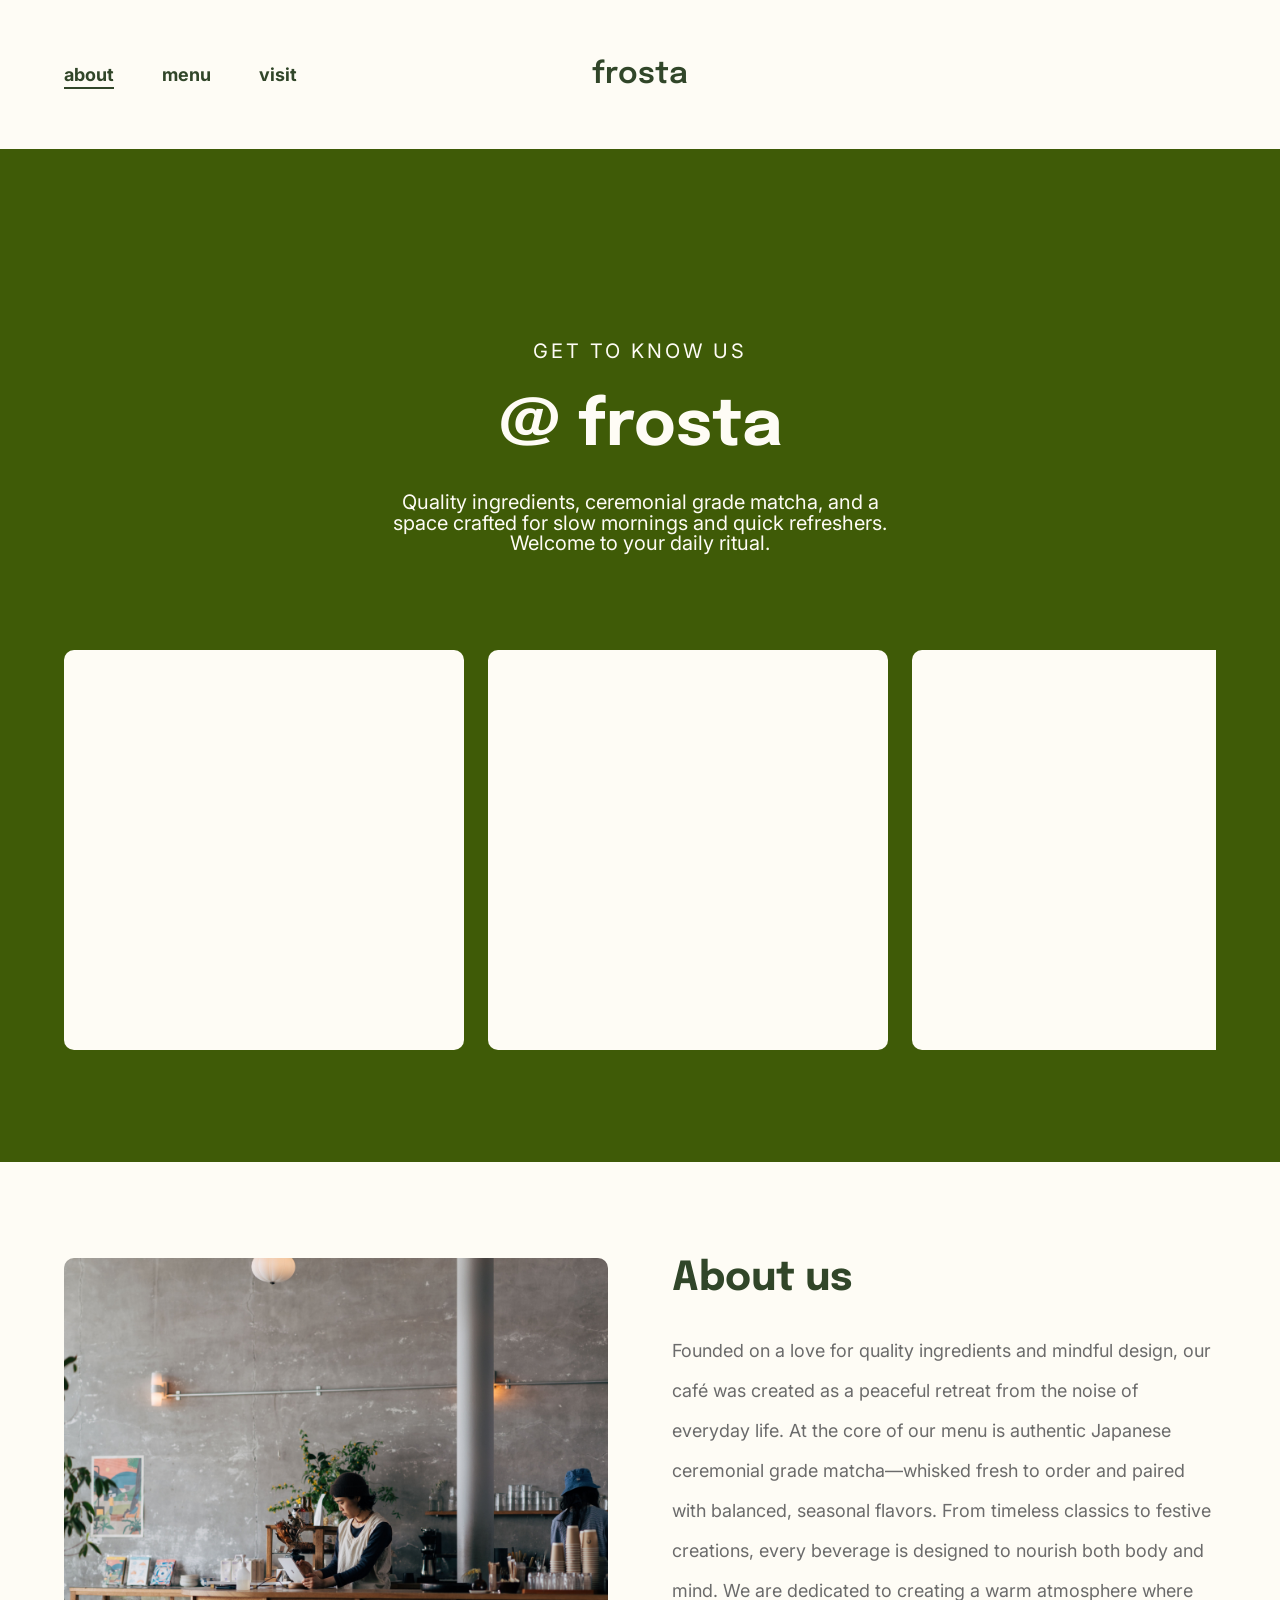
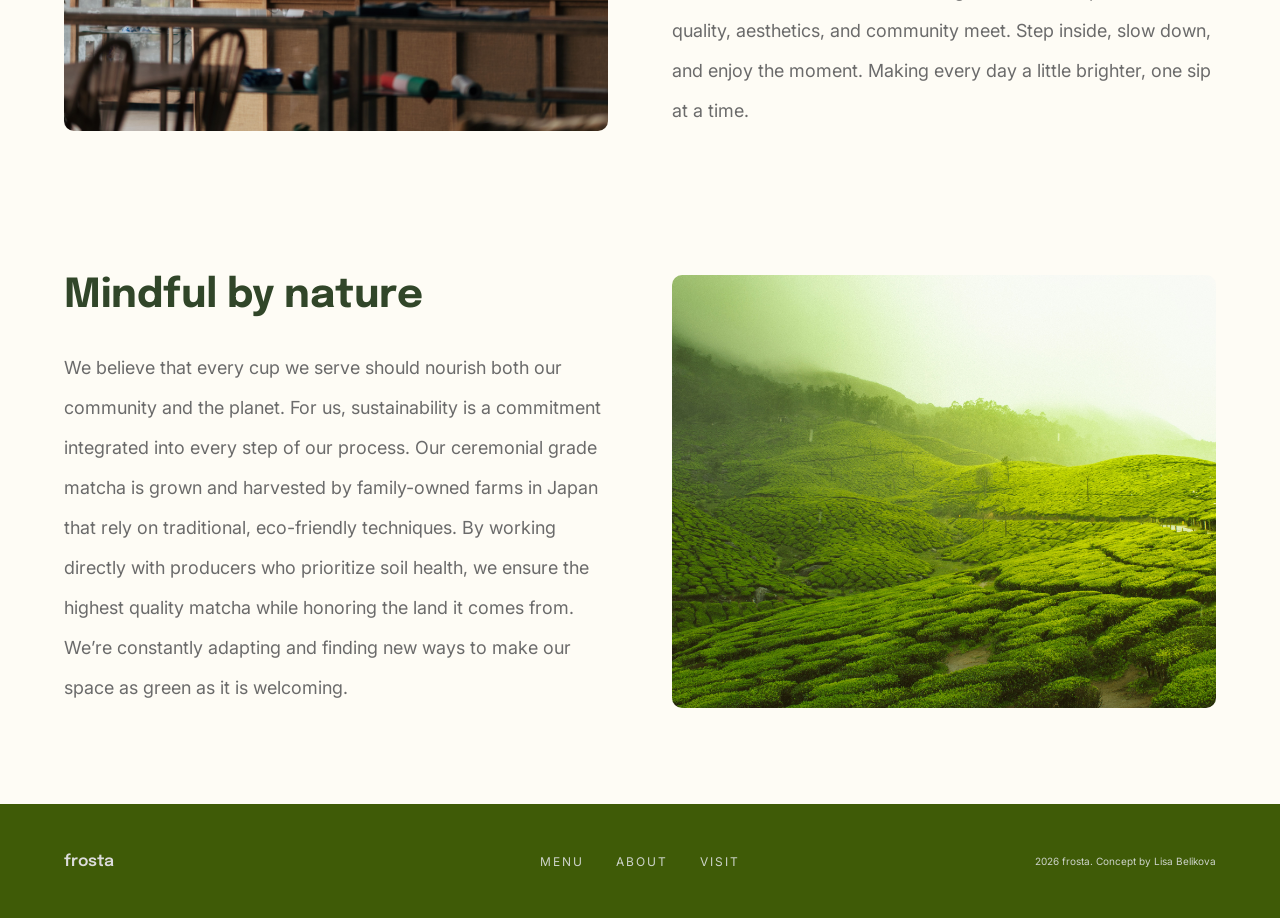
<file: index.html>
<!DOCTYPE html>
<html lang="en">
<head>
    <meta charset="UTF-8">
    <meta name="viewport" content="width=device-width, initial-scale=1.0">
    <title>About ︱ Frosta</title>
    <link rel="stylesheet" href="about.css">
    <link rel="stylesheet" href="main.css">
    <link rel="preconnect" href="https://fonts.googleapis.com">
    <link rel="preconnect" href="https://fonts.gstatic.com" crossorigin>
    <link href="https://fonts.googleapis.com/css2?family=Epilogue:ital,wght@0,100..900;1,100..900&family=Inter:ital,opsz,wght@0,14..32,100..900;1,14..32,100..900&display=swap" rel="stylesheet">
</head>
<body>
    
<header class="header">
    <input type="checkbox" id="menu-toggle" class="menu-toggle">
        <label for="menu-toggle" class="header__menu">
            <img src="images/menu_24dp_1F1F1F_FILL0_wght400_GRAD0_opsz24.svg" alt="">
        </label>

    <nav class="header__nav" aria-label="menu">
        <a href="index.html" aria-current="page">about</a>
        <a href="menu.html">menu</a>
        <a href="visit.html">visit</a>
    </nav>
    <div class="header__logo">
        <a href="index.html">frosta</a>
    </div>
</header>

<main>
    <section class="hero">
        <p class="hero__eyebrow">Get to know us</p>
        <h1>@ frosta</h1>
        <p>Quality ingredients, ceremonial grade matcha, and a space crafted for slow mornings and quick refreshers. 
        Welcome to your daily ritual.</p>

        <ul class="list">
            <li class="card"><div class="content"></div></li>
            <li class="card"><div class="content"></div></li>
            <li class="card"><div class="content"></div></li>
            <li class="card"><div class="content"></div></li>
            <li class="card"><div class="content"></div></li>
            <li class="card"><div class="content"></div></li>
        </ul>
    </section>

    <section class="about">
        <div class="about__text">
            <h2>About us</h2>
            <p class="about--desktop">Founded on a love for quality ingredients and mindful design, our café was created as a peaceful retreat from the noise of everyday life.

    At the core of our menu is authentic Japanese ceremonial grade matcha—whisked fresh to order and paired with balanced, seasonal flavors. From timeless classics to festive creations, every beverage is designed to nourish both body and mind.

    We are dedicated to creating a warm atmosphere where quality, aesthetics, and community meet. Step inside, slow down, and enjoy the moment. Making every day a little brighter, one sip at a time.</p>
            <p class="about--mobile">Born out of a love for quality matcha and slow mornings, our café is a warm space built for daily rituals. We serve authentic Japanese ceremonial matcha, thoughtfully crafted drinks, and seasonal flavors—made simple, honest, and with care for the planet.</p>
        </div>
        <div class="about__photo">
            <img src="images/pexels-ekrulila-32416016.jpg" alt="A barista working in a stylish café. Cozy atmosphere with modern decor.">
        </div>
    </section>

    <section class="sustainability">
        <div class="sustainability__photo">
            <img src="images/vivek-kumar-JS_ohjocm00-unsplash.jpg" alt="Vibrant green matcha fields">
        </div>
        <div class="sustainability__text">
            <h2>Mindful by nature</h2>
            <p class="sustainability--desktop">We believe that every cup we serve should nourish both our community and the planet. For us, sustainability is a commitment integrated into every step of our process. Our ceremonial grade matcha is grown and harvested by family-owned farms in 
            Japan that rely on traditional, eco-friendly techniques.
            By working directly with producers who prioritize soil health, we ensure the highest quality matcha while honoring the land it comes from.
            We’re constantly adapting and finding new ways to make our space as green as it is welcoming.</p>
            <p class="sustainability--mobile">We believe every sip should respect the planet. Our ceremonial matcha is ethically sourced directly from family farms in Japan, and all our takeaway packaging is 100% plant-based and compostable. Simple, mindful, and made with care for tomorrow.</p>
        </div>
    </section>
</main>

<footer class="footer">
    <div class="footer__logo">
        <a href="index.html">frosta</a>
    </div>
    <nav class="nav">
        <ul class="nav__links">
            <li><a href="menu.html" class="nav__link">Menu</a></li>
            <li><a href="index.html" class="nav__link">About</a></li>
            <li><a href="visit.html" class="nav__link">Visit</a></li>
        </ul>
    </nav>
    <p>2026 frosta. Concept by Lisa Belikova</p>
</footer>

</body>
</html>
</file>
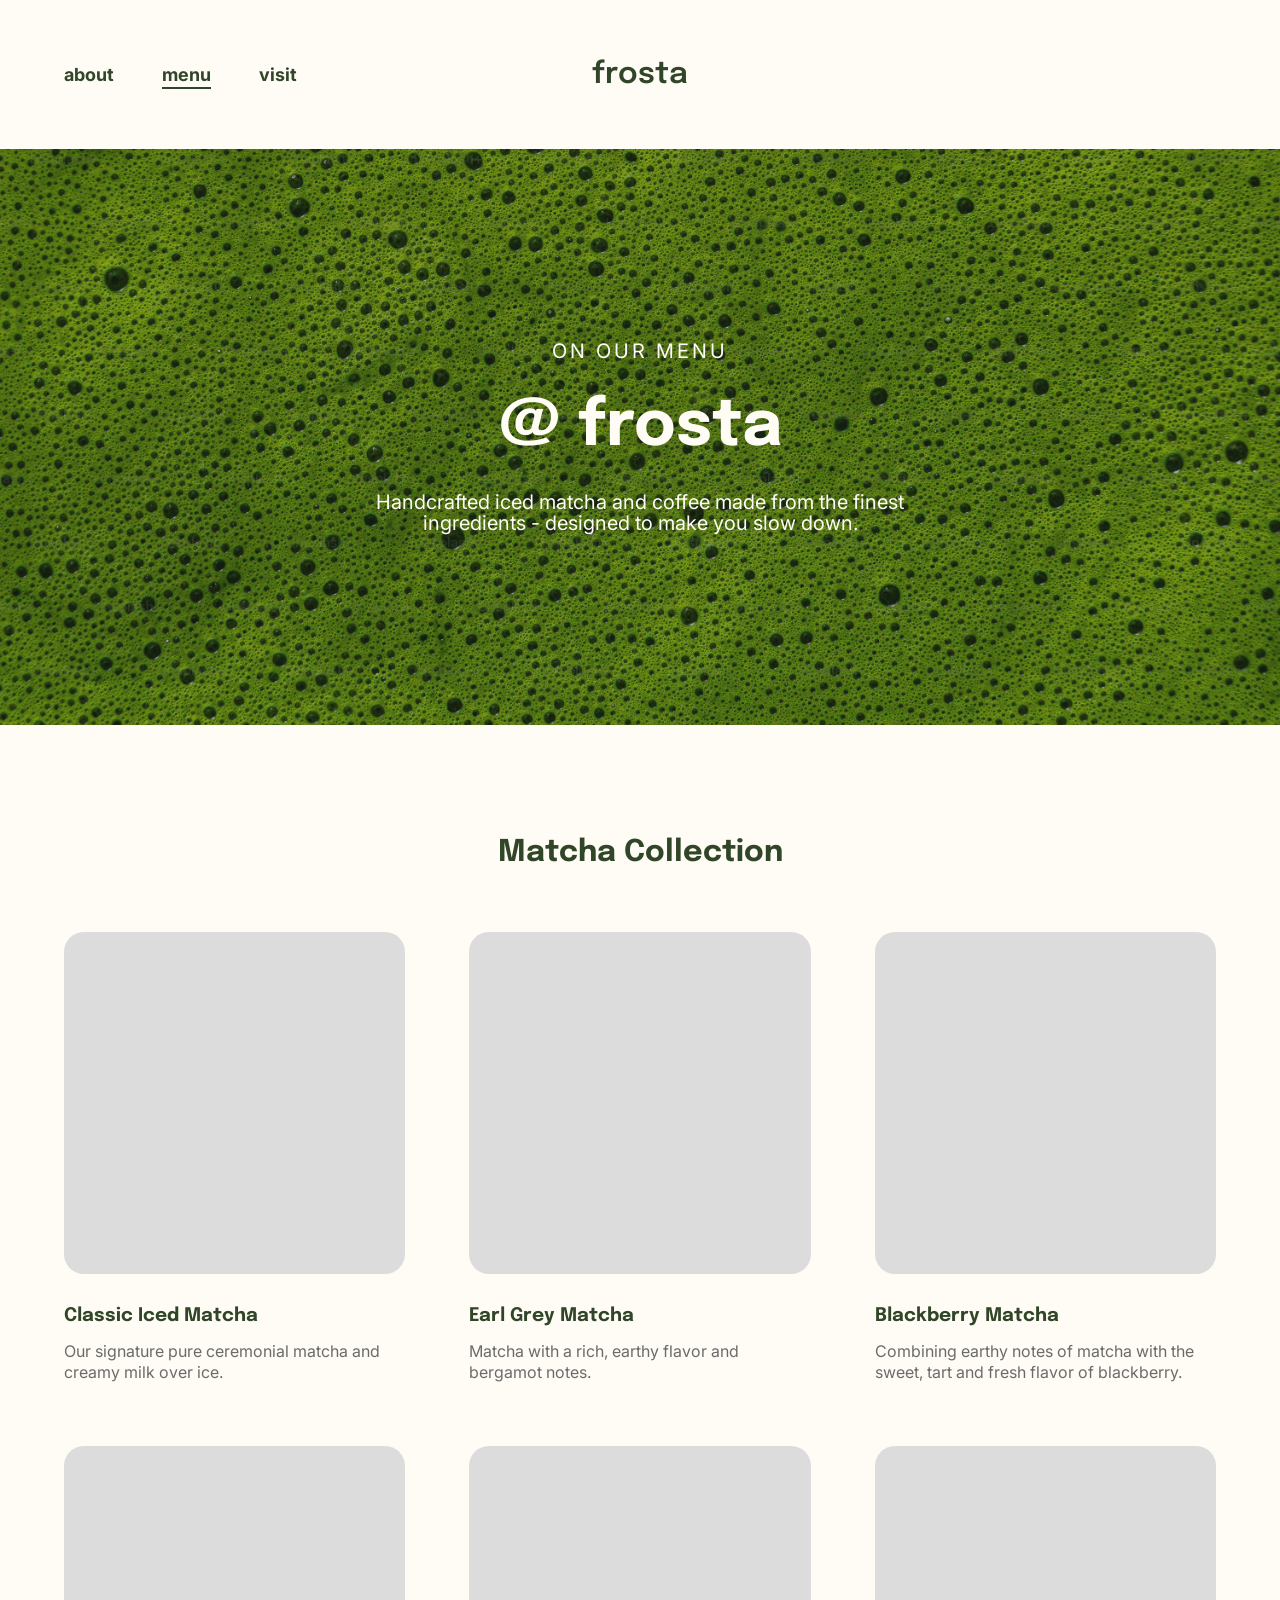
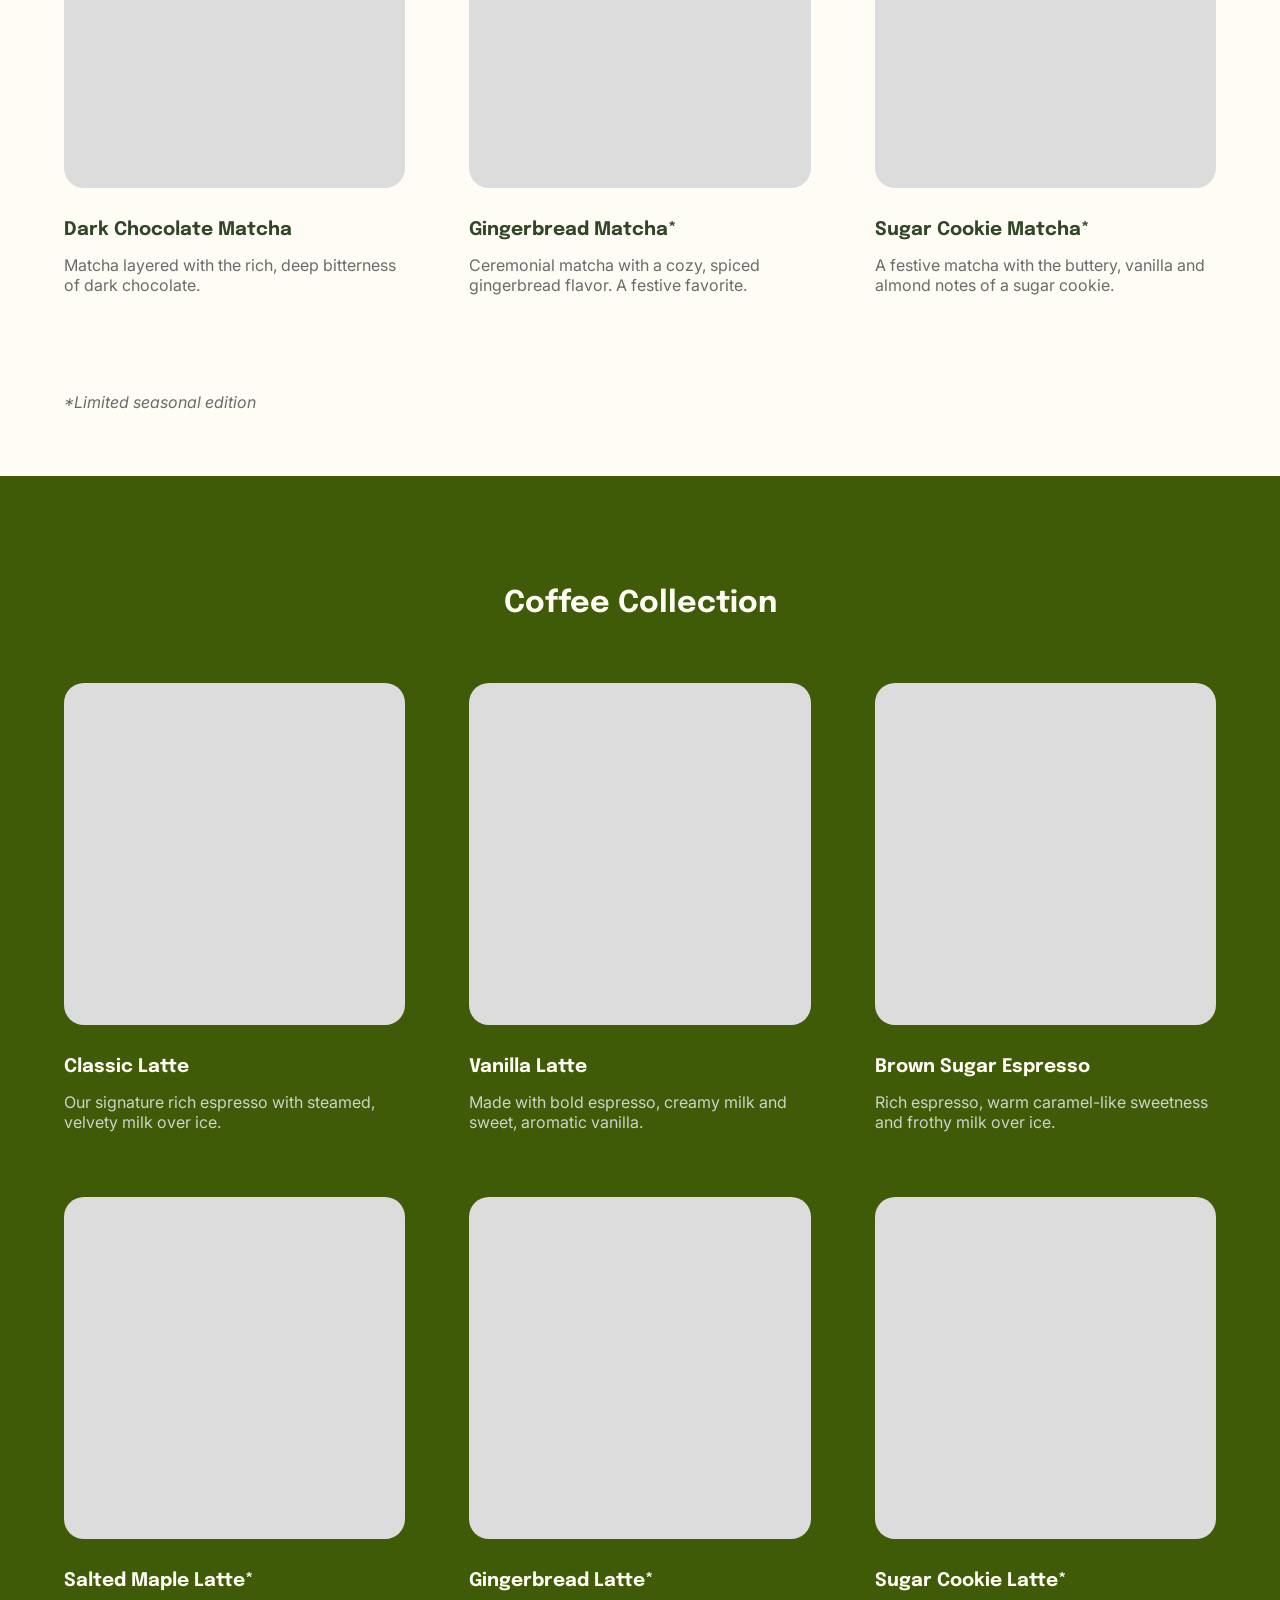
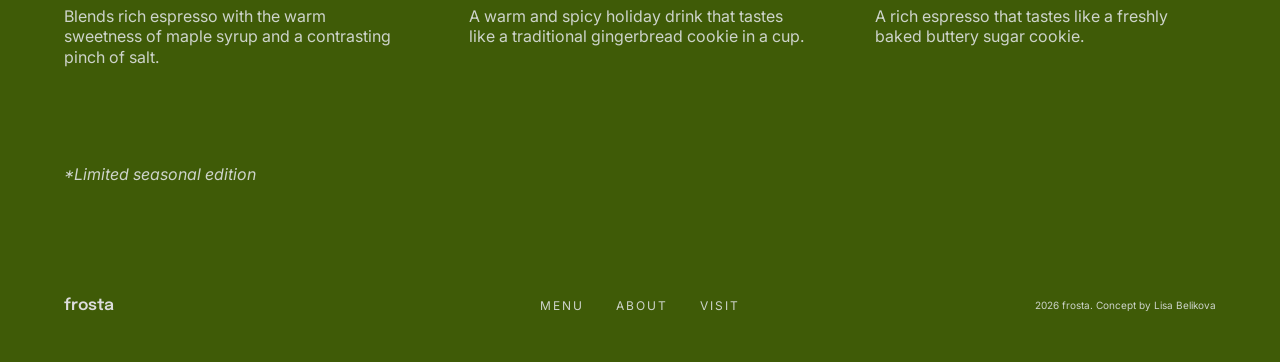
<file: menu.html>
<!DOCTYPE html>
<html lang="en">
<head>
    <meta charset="UTF-8">
    <meta name="viewport" content="width=device-width, initial-scale=1.0">
    <title>Menu ︱ Frosta</title>
    <link rel="stylesheet" href="menu.css">
    <link rel="stylesheet" href="main.css">
    <link rel="preconnect" href="https://fonts.googleapis.com">
    <link rel="preconnect" href="https://fonts.gstatic.com" crossorigin>
    <link href="https://fonts.googleapis.com/css2?family=Epilogue:ital,wght@0,100..900;1,100..900&family=Inter:ital,opsz,wght@0,14..32,100..900;1,14..32,100..900&display=swap" rel="stylesheet">
</head>
<body>
    <header class="header">
        <input type="checkbox" id="menu-toggle" class="menu-toggle">
        <label for="menu-toggle" class="header__menu">
            <img src="images/menu_24dp_1F1F1F_FILL0_wght400_GRAD0_opsz24.svg" alt="">
        </label>

        <nav class="header__nav" aria-label="menu">
            <a href="index.html">about</a>
            <a href="menu.html" aria-current="page">menu</a>
            <a href="visit.html">visit</a>
        </nav>
        <div class="header__logo">
            <a href="index.html">frosta</a>
        </div>
    </header>

<main>
    <section class="hero">
        <p class="hero__eyebrow">On our menu</p>
        <h1>@ frosta</h1>
        <p>Handcrafted iced matcha and coffee made from the finest ingredients -
        designed to make you slow down.</p>
    </section>

    <section class="matcha">
        <h2>Matcha Collection</h2>
        <div class="matcha__card1">
            <div></div>
            <h3>Classic Iced Matcha</h3>
            <p>Our signature pure ceremonial matcha and creamy milk over ice.</p>
        </div>
        <div class="matcha__card2">
            <div></div>
            <h3>Earl Grey Matcha</h3>
            <p>Matcha with a rich, earthy flavor and bergamot notes.</p>
        </div>
        <div class="matcha__card3">
            <div></div>
            <h3>Blackberry Matcha</h3>
            <p>Combining earthy notes of matcha with the sweet, tart and fresh flavor of blackberry.</p>
        </div>
        <div class="matcha__card4">
            <div></div>
            <h3>Dark Chocolate Matcha</h3>
            <p>Matcha layered with the rich, deep bitterness of dark chocolate.</p>
        </div>
        <div class="matcha__card5">
            <div></div>
            <h3>Gingerbread Matcha*</h3>
            <p>Ceremonial matcha with a cozy, spiced gingerbread flavor. A festive favorite.</p>
        </div>
        <div class="matcha__card6">
            <div></div>
            <h3>Sugar Cookie Matcha*</h3>
            <p>A festive matcha with the buttery, vanilla and almond notes of a sugar cookie.</p>
        </div>
        <p class="limited">*Limited seasonal edition</p>
    </section>

    <section class="coffee">
        <h2>Coffee Collection</h2>
        <div class="coffee__card1">
            <div></div>
            <h3>Classic Latte</h3>
            <p>Our signature rich espresso with steamed, velvety milk over ice.</p>
        </div>
        <div class="coffee__card2">
            <div></div>
            <h3>Vanilla Latte</h3>
            <p>Made with bold espresso, creamy milk and sweet, aromatic vanilla.</p>
        </div>
        <div class="coffee__card3">
            <div></div>
            <h3>Brown Sugar Espresso</h3>
            <p>Rich espresso, warm caramel-like sweetness and frothy milk over ice.</p>
        </div>
        <div class="coffee__card4">
            <div></div>
            <h3>Salted Maple Latte*</h3>
            <p>Blends rich espresso with the warm sweetness of maple syrup and a contrasting pinch of salt.</p>
        </div>
        <div class="coffee__card5">
            <div></div>
            <h3>Gingerbread Latte*</h3>
            <p>A warm and spicy holiday drink that tastes like a traditional gingerbread cookie in a cup.</p>
        </div>
        <div class="coffee__card6">
            <div></div>
            <h3>Sugar Cookie Latte*</h3>
            <p>A rich espresso that tastes like a freshly baked buttery sugar cookie.</p>
        </div>
        <p class="limited">*Limited seasonal edition</p>
    </section>
</main>

    <footer class="footer">
        <div class="footer__logo">
            <a href="index.html">frosta</a>
        </div>
        <nav class="nav">
            <ul class="nav__links">
                <li><a href="menu.html" class="nav__link">Menu</a></li>
                <li><a href="index.html" class="nav__link">About</a></li>
                <li><a href="visit.html" class="nav__link">Visit</a></li>
            </ul>
        </nav>
        <p>2026 frosta. Concept by Lisa Belikova</p>
    </footer>
</body>
</html>
</file>
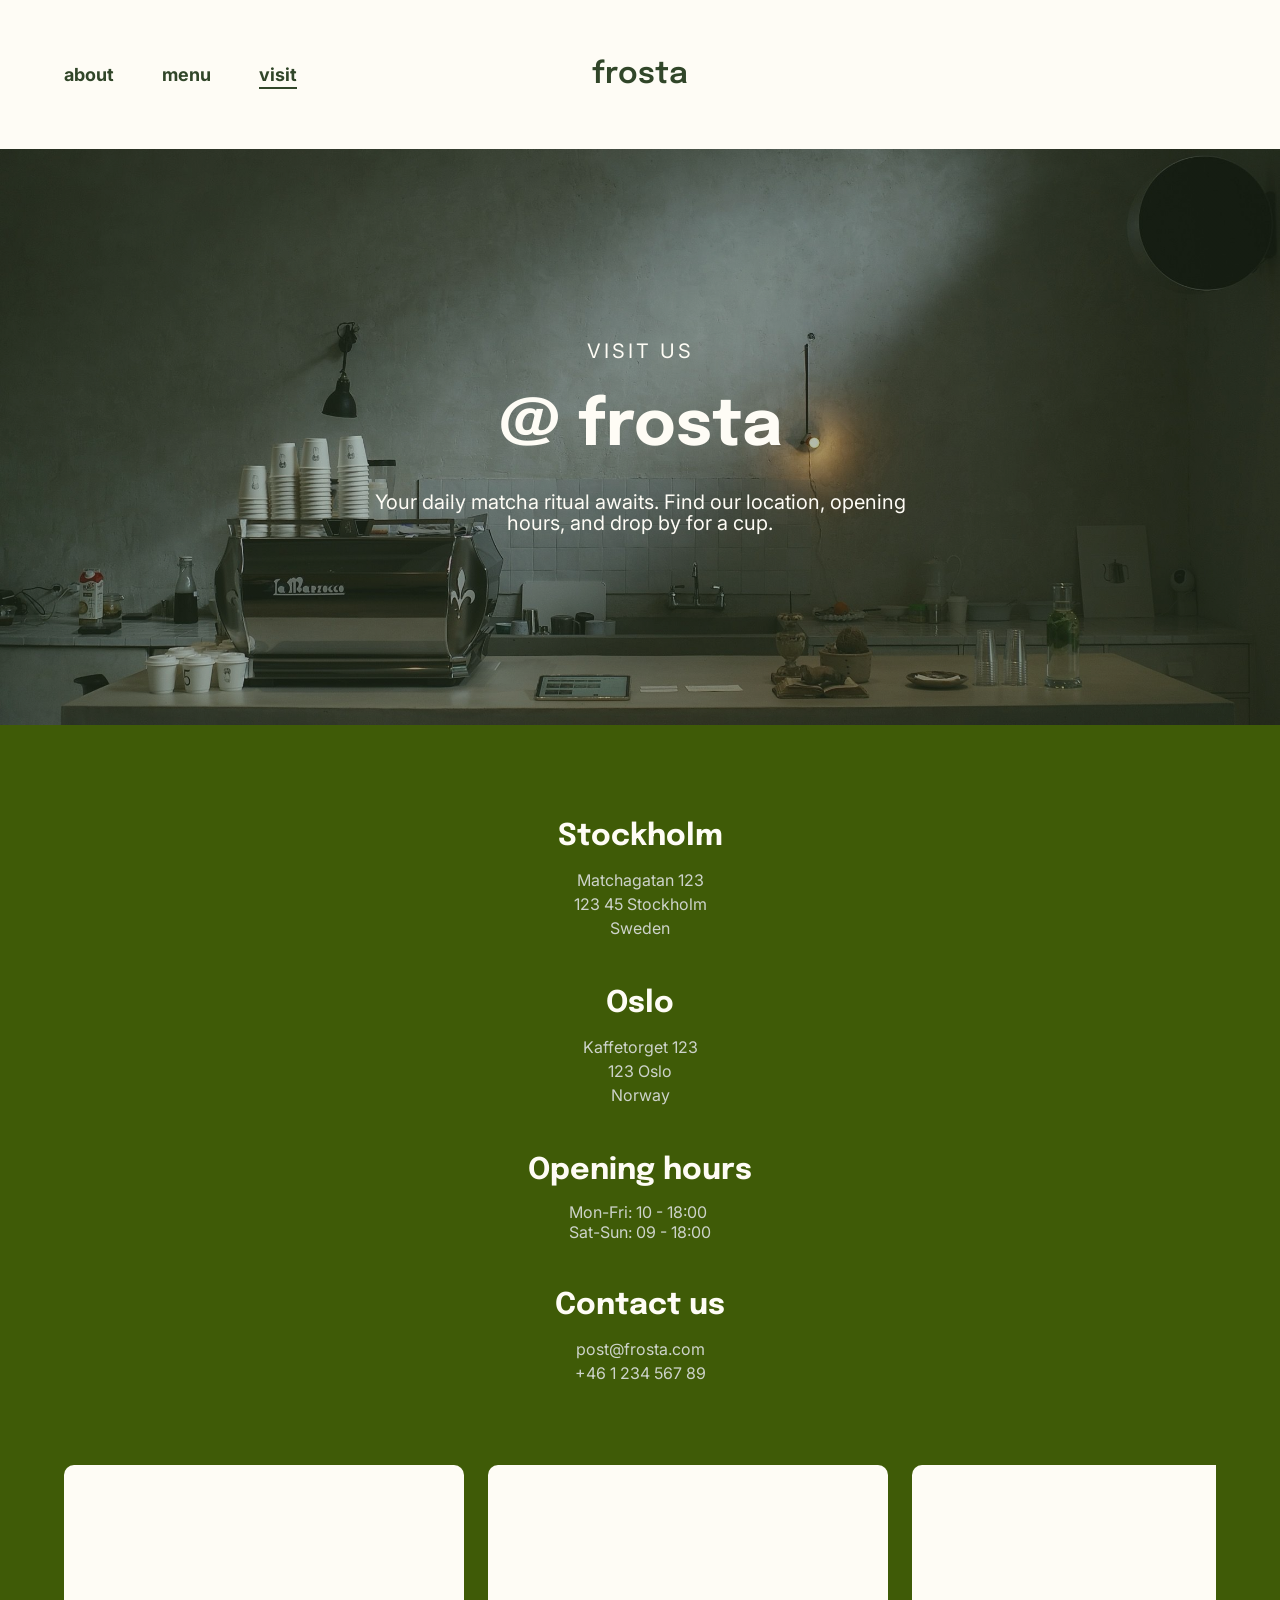
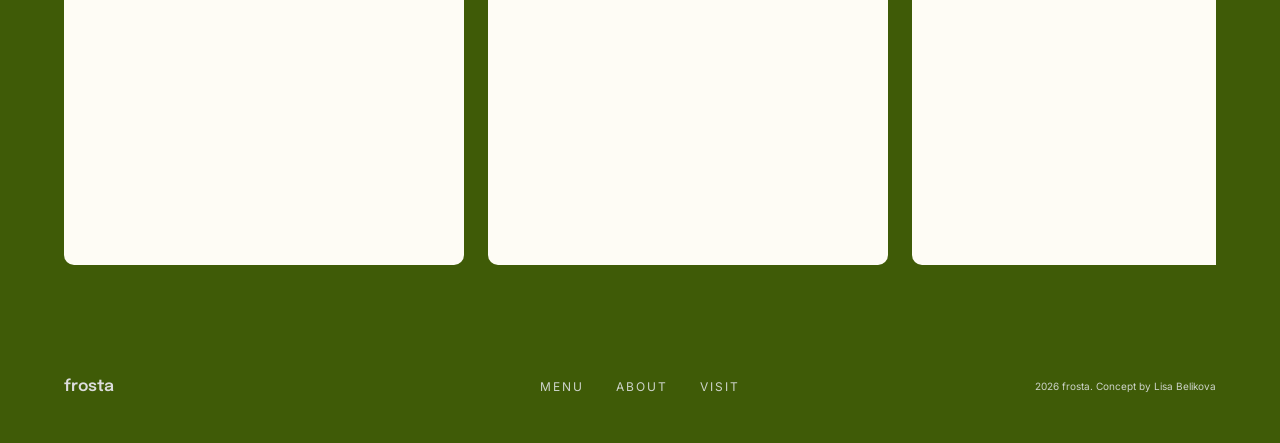
<file: visit.html>
<!DOCTYPE html>
<html lang="en">
<head>
    <meta charset="UTF-8">
    <meta name="viewport" content="width=device-width, initial-scale=1.0">
    <title>Visit ︱ Frosta</title>
    <link rel="stylesheet" href="visit.css">
    <link rel="stylesheet" href="main.css">
    <link rel="preconnect" href="https://fonts.googleapis.com">
    <link rel="preconnect" href="https://fonts.gstatic.com" crossorigin>
    <link href="https://fonts.googleapis.com/css2?family=Epilogue:ital,wght@0,100..900;1,100..900&family=Inter:ital,opsz,wght@0,14..32,100..900;1,14..32,100..900&display=swap" rel="stylesheet">
</head>
<body>
    <header class="header">
        <input type="checkbox" id="menu-toggle" class="menu-toggle">
        <label for="menu-toggle" class="header__menu">
            <img src="images/menu_24dp_1F1F1F_FILL0_wght400_GRAD0_opsz24.svg" alt="">
        </label>

        <nav class="header__nav" aria-label="menu">
            <a href="index.html">about</a>
            <a href="menu.html">menu</a>
            <a href="visit.html" aria-current="page">visit</a>
        </nav>
        <div class="header__logo">
            <a href="index.html">frosta</a>
        </div>
    </header>

    <main>
        <section class="hero">
        <p class="hero__eyebrow">Visit us</p>
        <h1>@ frosta</h1>
        <p>Your daily matcha ritual awaits. Find our location, opening hours, and drop by for a cup.</p>
    </section>

    <section class="contact">
        <div class="contact__card1">
            <h2>Stockholm</h2>
            <p>Matchagatan 123</p>
            <p>123 45 Stockholm</p>
            <p>Sweden</p>
        </div>
        <div class="contact__card2">
            <h2>Oslo</h2>
            <p>Kaffetorget 123</p>
            <p>123 Oslo</p>
            <p>Norway</p>
        </div>
        <div class="contact__card3">
            <h2>Opening hours</h2>
                <ul>
                    <li>Mon-Fri: 10 - 18:00</li>
                    <li>Sat-Sun: 09 - 18:00</li>
                </ul>
        </div>
        <div class="contact__card4">
            <h2>Contact us</h2>
            <p><a href="mailto:post@frosta.com">post@frosta.com</a></p>
            <p><a href="tel:+46123456789">+46 1 234 567 89</a></p>
        </div>
    </section>

    <section class="main">
        <ul class="list">
            <li class="card"><div class="content"></div></li>
            <li class="card"><div class="content"></div></li>
            <li class="card"><div class="content"></div></li>
            <li class="card"><div class="content"></div></li>
            <li class="card"><div class="content"></div></li>
            <li class="card"><div class="content"></div></li>
        </ul>
    </section>

    </main>

    <footer class="footer">
        <div class="footer__logo">
            <a href="index.html">frosta</a>
        </div>
        <nav class="nav">
            <ul class="nav__links">
                <li><a href="menu.html" class="nav__link">Menu</a></li>
                <li><a href="index.html" class="nav__link">About</a></li>
                <li><a href="visit.html" class="nav__link">Visit</a></li>
            </ul>
        </nav>
        <p>2026 frosta. Concept by Lisa Belikova</p>
    </footer>
</body>
</html>
</file>
<file: about.css>
.hero {
  display: flex;
  flex-direction: column;
  align-items: center;
  background-color: #3f5b07;
  padding: 6rem 1.5rem 4rem;
  gap: 2rem;
}
@media (min-width: 1024px) {
  .hero {
    padding: 12rem 4rem 3rem;
  }
}
.hero__eyebrow {
  text-transform: uppercase;
  font-size: 12px;
  letter-spacing: 3px;
  color: #fefcf5;
  font-family: "Inter", sans-serif;
}
@media (min-width: 768px) {
  .hero__eyebrow {
    font-size: 16px;
  }
}
.hero h1 {
  color: #fefcf5;
  font-family: "Epilogue", sans-serif;
  font-size: 42px;
}
@media (min-width: 768px) {
  .hero h1 {
    font-size: 64px;
  }
}
.hero p {
  color: #fefcf5;
  text-align: center;
  font-family: "Inter", sans-serif;
  font-size: 16px;
  line-height: 1.3rem;
}
@media (min-width: 1024px) {
  .hero p {
    font-size: 20px;
    padding: 0 20rem;
  }
}

.list {
  display: flex;
  width: 100%;
  min-width: 0;
  margin: 3rem 0;
  gap: 1.5rem;
  list-style: none;
  overflow-x: auto;
  scroll-snap-type: x mandatory;
}
@media (min-width: 1024px) {
  .list {
    margin: 4rem 0;
  }
}

.list::-webkit-scrollbar {
  display: none;
}

.card {
  flex: 0 0 19rem;
  aspect-ratio: 1;
  scroll-snap-align: center;
}
@media (min-width: 1024px) {
  .card {
    flex: 0 0 25rem;
  }
}

.content {
  display: flex;
  align-items: center;
  justify-content: center;
  height: 100%;
  background-color: #fefcf5;
  border-radius: 10px;
}

.about {
  display: flex;
  flex-direction: column;
  gap: 3rem;
  padding: 6rem 1.5rem;
  background-color: #fefcf5;
}
.about__text {
  display: flex;
  flex-direction: column;
  gap: 2rem;
}
.about--desktop {
  display: none;
}
@media (min-width: 1024px) {
  .about--desktop {
    display: block;
  }
}
@media (min-width: 1024px) {
  .about--mobile {
    display: none;
  }
}
.about h2 {
  color: #314629;
  font-family: "Epilogue", sans-serif;
  font-size: 40px;
}
.about p {
  color: rgb(107, 107, 107);
  font-family: "Inter", sans-serif;
  line-height: 2rem;
  font-size: 16px;
  padding: 0;
}
@media (min-width: 768px) {
  .about p {
    line-height: 2.5rem;
    font-size: 18px;
  }
}
.about__photo {
  position: relative;
  width: 100%;
  aspect-ratio: 1;
  border-radius: 10px;
  overflow: hidden;
}
.about__photo img {
  position: absolute;
  width: 100%;
  height: 100%;
  -o-object-fit: cover;
     object-fit: cover;
}
@media (min-width: 768px) {
  .about {
    flex-direction: row;
    align-items: stretch;
    gap: 4rem;
    padding: 6rem 4rem;
  }
  .about__text, .about__photo {
    flex: 1;
    min-width: 0;
  }
  .about__photo {
    width: auto;
    aspect-ratio: auto;
    order: 1;
  }
  .about__text {
    order: 2;
  }
}

.sustainability {
  display: flex;
  flex-direction: column;
  gap: 3rem;
  padding: 0 1.5rem 3rem;
  background-color: #fefcf5;
}
.sustainability__text {
  display: flex;
  flex-direction: column;
  gap: 2rem;
  order: 1;
}
.sustainability--desktop {
  display: none;
}
@media (min-width: 1024px) {
  .sustainability--desktop {
    display: block;
  }
}
@media (min-width: 1024px) {
  .sustainability--mobile {
    display: none;
  }
}
.sustainability h2 {
  color: #314629;
  font-family: "Epilogue", sans-serif;
  font-size: 40px;
}
.sustainability p {
  color: rgb(107, 107, 107);
  font-family: "Inter", sans-serif;
  line-height: 2rem;
  font-size: 16px;
  padding: 0;
}
@media (min-width: 768px) {
  .sustainability p {
    line-height: 2.5rem;
    font-size: 18px;
  }
}
.sustainability__photo {
  position: relative;
  width: 100%;
  aspect-ratio: 1;
  border-radius: 10px;
  overflow: hidden;
  order: 2;
}
.sustainability__photo img {
  position: absolute;
  width: 100%;
  height: 100%;
  -o-object-fit: cover;
     object-fit: cover;
}
@media (min-width: 768px) {
  .sustainability {
    flex-direction: row;
    align-items: stretch;
    gap: 4rem;
    padding: 3rem 4rem 6rem;
  }
  .sustainability__text, .sustainability__photo {
    flex: 1;
    min-width: 0;
  }
  .sustainability__photo {
    width: auto;
    aspect-ratio: auto;
  }
}/*# sourceMappingURL=about.css.map */
</file>
<file: main.css>
* {
  margin: 0;
  padding: 0;
  box-sizing: border-box;
}

.header {
  position: sticky;
  top: 0;
  z-index: 10;
  display: flex;
  flex-wrap: wrap;
  padding: 2rem 1rem;
  padding-bottom: 3rem;
  background-color: #fefcf5;
}
@media (min-width: 1024px) {
  .header {
    padding: 4rem;
    align-items: center;
  }
}
.header .menu-toggle {
  display: none;
}
@media (min-width: 1024px) {
  .header .header__menu {
    display: none;
  }
}
.header .header__nav {
  display: none;
  padding: 2rem 0 0 0.3rem;
  flex-basis: 100%;
}
@media (min-width: 1024px) {
  .header .header__nav {
    display: flex;
    justify-content: flex-start;
    gap: 3rem;
    padding: 0;
  }
}
.header .header__nav a {
  text-decoration: none;
  font-family: "Inter", sans-serif;
  color: rgb(107, 107, 107);
  font-size: 14px;
}
@media (min-width: 1024px) {
  .header .header__nav a {
    font-size: 18px;
    color: #314629;
    font-weight: bold;
  }
  .header .header__nav a:hover {
    color: #5a820b;
  }
  .header .header__nav a[aria-current=page] {
    text-decoration: underline;
    text-underline-offset: 6px;
    text-decoration-thickness: 2px;
  }
  .header .header__nav a:focus-visible {
    outline: 2px solid #3f5b07;
    outline-offset: 3px;
    border-radius: 5px;
  }
}
.header .menu-toggle:checked ~ .header__nav {
  display: flex;
  flex-direction: column;
  gap: 1rem;
}
.header__logo {
  position: absolute;
  left: 50%;
  transform: translateX(-50%);
  align-items: center;
}
.header__logo a {
  color: #314629;
  text-decoration: none;
  font-family: "Epilogue", sans-serif;
  font-weight: 600;
  font-size: 20px;
}
@media (min-width: 768px) {
  .header__logo a {
    font-size: 30px;
  }
}
.header__logo a:focus-visible {
  outline: 2px solid #3f5b07;
  outline-offset: 3px;
  padding: 0.5rem;
  border-radius: 10px;
}

.footer {
  display: flex;
  flex-direction: column;
  align-items: center;
  gap: 1rem;
  padding: 2rem 1rem;
  padding-top: 4rem;
  background-color: #fefcf5;
}
@media (min-width: 1024px) {
  .footer {
    background-color: #3f5b07;
    display: grid;
    grid-template-columns: 1fr auto 1fr;
    padding: 2rem 4rem;
  }
  .footer .nav {
    justify-self: center;
  }
  .footer p {
    justify-self: end;
  }
}
.footer p {
  color: #314629;
  font-family: "Inter", sans-serif;
  font-size: 10px;
}
@media (min-width: 1024px) {
  .footer p {
    color: #cdd3ca;
  }
}
.footer__logo a {
  color: #314629;
  text-decoration: none;
  font-family: "Epilogue", sans-serif;
  font-weight: 600;
}
@media (min-width: 1024px) {
  .footer__logo a {
    color: gainsboro;
  }
}
.footer__logo a:focus-visible {
  outline: 2px solid #fefcf5;
  outline-offset: 3px;
  padding: 0.5rem;
  border-radius: 10px;
}
.footer .nav__links {
  padding: 1rem;
  display: flex;
  flex-direction: row;
  justify-content: center;
  gap: 2rem;
}
.footer .nav__links li {
  list-style-type: none;
}
.footer .nav__links li a {
  text-decoration: none;
  color: rgb(107, 107, 107);
  font-family: "Inter", sans-serif;
  text-transform: uppercase;
  font-size: 12px;
}
@media (min-width: 1024px) {
  .footer .nav__links li a {
    color: #cdd3ca;
    letter-spacing: 2px;
  }
  .footer .nav__links li a:hover {
    color: #fefcf5;
  }
  .footer .nav__links li a:focus-visible {
    outline: 2px solid #fefcf5;
    outline-offset: 3px;
    padding: 0.5rem;
    border-radius: 10px;
  }
}/*# sourceMappingURL=main.css.map */
</file>
<file: menu.css>
.hero {
  display: flex;
  flex-direction: column;
  padding: 6rem 1.5rem;
  align-items: center;
  gap: 2rem;
  background: linear-gradient(rgba(49, 70, 41, 0.364), rgba(49, 70, 41, 0.364)), url("images/matcha.jpg") center/cover no-repeat;
}
@media (min-width: 768px) {
  .hero {
    padding: 7rem 10rem;
  }
}
@media (min-width: 1024px) {
  .hero {
    padding: 12rem 23rem;
  }
}
.hero__eyebrow {
  text-transform: uppercase;
  font-size: 12px;
  letter-spacing: 3px;
  color: #fefcf5;
  font-family: "Inter", sans-serif;
}
@media (min-width: 768px) {
  .hero__eyebrow {
    font-size: 16px;
  }
}
.hero h1 {
  color: #fefcf5;
  font-family: "Epilogue", sans-serif;
  font-size: 42px;
}
@media (min-width: 768px) {
  .hero h1 {
    font-size: 64px;
  }
}
.hero p {
  color: #fefcf5;
  text-align: center;
  font-family: "Inter", sans-serif;
  font-size: 16px;
  line-height: 1.3rem;
}
@media (min-width: 1024px) {
  .hero p {
    font-size: 20px;
  }
}

.matcha {
  display: flex;
  flex-direction: column;
  padding: 6rem 1rem;
  align-items: center;
  gap: 2rem;
  background-color: #fefcf5;
}
@media (min-width: 768px) {
  .matcha {
    display: grid;
    grid-template-columns: repeat(3, minmax(0, 1fr));
    padding: 3rem;
    align-items: stretch;
  }
  .matcha h2 {
    grid-column: 1/-1;
    text-align: center;
    padding: 4rem 0 1rem 0;
  }
}
.matcha > div > div {
  width: 100%;
  aspect-ratio: 1;
  background-color: gainsboro;
  margin-bottom: 2rem;
  border-radius: 20px;
  margin-inline: auto;
}
.matcha h2 {
  color: #314629;
  font-family: "Epilogue", sans-serif;
  font-size: 30px;
}
.matcha__card1, .matcha__card2, .matcha__card3, .matcha__card4, .matcha__card5, .matcha__card6 {
  width: 100%;
  padding: 1rem;
}
.matcha__card1 h3, .matcha__card2 h3, .matcha__card3 h3, .matcha__card4 h3, .matcha__card5 h3, .matcha__card6 h3 {
  color: #314629;
  font-family: "Epilogue", sans-serif;
  padding-bottom: 1rem;
}
.matcha__card1 p, .matcha__card2 p, .matcha__card3 p, .matcha__card4 p, .matcha__card5 p, .matcha__card6 p {
  color: rgb(107, 107, 107);
  font-family: "Inter", sans-serif;
  line-height: 1.3rem;
  font-size: 16px;
}
.matcha .limited {
  font-style: italic;
  color: rgb(107, 107, 107);
  font-family: "Inter", sans-serif;
  font-size: 16px;
  align-self: flex-start;
  padding: 0 1rem;
}
@media (min-width: 768px) {
  .matcha .limited {
    margin-top: 2rem;
    padding: 1rem;
    grid-column: 1;
    justify-self: start;
  }
}

.coffee {
  display: flex;
  flex-direction: column;
  padding: 6rem 1rem;
  align-items: center;
  gap: 2rem;
  background-color: #3f5b07;
}
@media (min-width: 768px) {
  .coffee {
    display: grid;
    grid-template-columns: repeat(3, minmax(0, 1fr));
    padding: 3rem;
    align-items: stretch;
  }
  .coffee h2 {
    grid-column: 1/-1;
    text-align: center;
    padding: 4rem 0 1rem 0;
  }
}
.coffee > div > div {
  width: 100%;
  aspect-ratio: 1;
  background-color: gainsboro;
  margin-bottom: 2rem;
  border-radius: 20px;
  margin-inline: auto;
}
.coffee h2 {
  color: #fefcf5;
  font-family: "Epilogue", sans-serif;
  font-size: 30px;
}
.coffee__card1, .coffee__card2, .coffee__card3, .coffee__card4, .coffee__card5, .coffee__card6 {
  width: 100%;
  padding: 1rem;
}
.coffee__card1 h3, .coffee__card2 h3, .coffee__card3 h3, .coffee__card4 h3, .coffee__card5 h3, .coffee__card6 h3 {
  color: #fefcf5;
  font-family: "Epilogue", sans-serif;
  padding-bottom: 1rem;
}
.coffee__card1 p, .coffee__card2 p, .coffee__card3 p, .coffee__card4 p, .coffee__card5 p, .coffee__card6 p {
  color: #cdd3ca;
  font-family: "Inter", sans-serif;
  line-height: 1.3rem;
  font-size: 16px;
}
.coffee .limited {
  font-style: italic;
  color: #cdd3ca;
  font-family: "Inter", sans-serif;
  font-size: 16px;
  align-self: flex-start;
  padding: 0 1rem;
}
@media (min-width: 768px) {
  .coffee .limited {
    margin-top: 2rem;
    padding: 1rem;
    grid-column: 1;
    justify-self: start;
  }
}/*# sourceMappingURL=menu.css.map */
</file>
<file: visit.css>
.hero {
  display: flex;
  flex-direction: column;
  padding: 6rem 1.5rem;
  align-items: center;
  gap: 2rem;
  background: linear-gradient(rgba(49, 70, 41, 0.364), rgba(49, 70, 41, 0.364)), url("images/pexels-li-chunyu-2156528508-37697623.jpg") center/cover no-repeat;
}
@media (min-width: 768px) {
  .hero {
    padding: 7rem 10rem;
  }
}
@media (min-width: 1024px) {
  .hero {
    padding: 12rem 23rem;
  }
}
.hero__eyebrow {
  text-transform: uppercase;
  font-size: 12px;
  letter-spacing: 3px;
  color: #fefcf5;
  font-family: "Inter", sans-serif;
}
@media (min-width: 768px) {
  .hero__eyebrow {
    font-size: 16px;
  }
}
.hero h1 {
  color: #fefcf5;
  font-family: "Epilogue", sans-serif;
  font-size: 42px;
}
@media (min-width: 768px) {
  .hero h1 {
    font-size: 64px;
  }
}
.hero p {
  color: #fefcf5;
  text-align: center;
  font-family: "Inter", sans-serif;
  font-size: 16px;
  line-height: 1.3rem;
}
@media (min-width: 1024px) {
  .hero p {
    font-size: 20px;
  }
}

.contact {
  padding: 4rem 1.5rem;
  background-color: #3f5b07;
}
.contact__card1, .contact__card2, .contact__card3, .contact__card4 {
  display: flex;
  flex-direction: column;
  align-items: center;
  padding: 1rem;
}
.contact h2 {
  color: #fefcf5;
  font-family: "Epilogue", sans-serif;
  font-size: 30px;
  padding: 1rem;
}
.contact p {
  color: #cdd3ca;
  font-family: "Inter", sans-serif;
  line-height: 1.5rem;
  font-size: 16px;
}
.contact ul li {
  list-style-type: none;
  font-family: "Inter", sans-serif;
  color: #cdd3ca;
}
.contact a {
  text-decoration: none;
  font-family: "Inter", sans-serif;
  color: #cdd3ca;
}
.contact a:hover {
  color: #fefcf5;
}

.main {
  background-color: #3f5b07;
  padding: 0 1.5rem 6rem;
}
@media (min-width: 1024px) {
  .main {
    padding: 0 4rem 4rem;
  }
}

.list {
  display: flex;
  align-items: center;
  width: 100%;
  min-width: 0;
  margin: 0;
  gap: 1.5rem;
  list-style: none;
  overflow-x: auto;
  scroll-snap-type: x mandatory;
}

.list::-webkit-scrollbar {
  display: none;
}

.card {
  flex: 0 0 19rem;
  aspect-ratio: 1;
  scroll-snap-align: center;
}
@media (min-width: 1024px) {
  .card {
    flex: 0 0 25rem;
  }
}

.content {
  display: flex;
  align-items: center;
  justify-content: center;
  height: 100%;
  background-color: #fefcf5;
  border-radius: 10px;
}/*# sourceMappingURL=visit.css.map */
</file>
